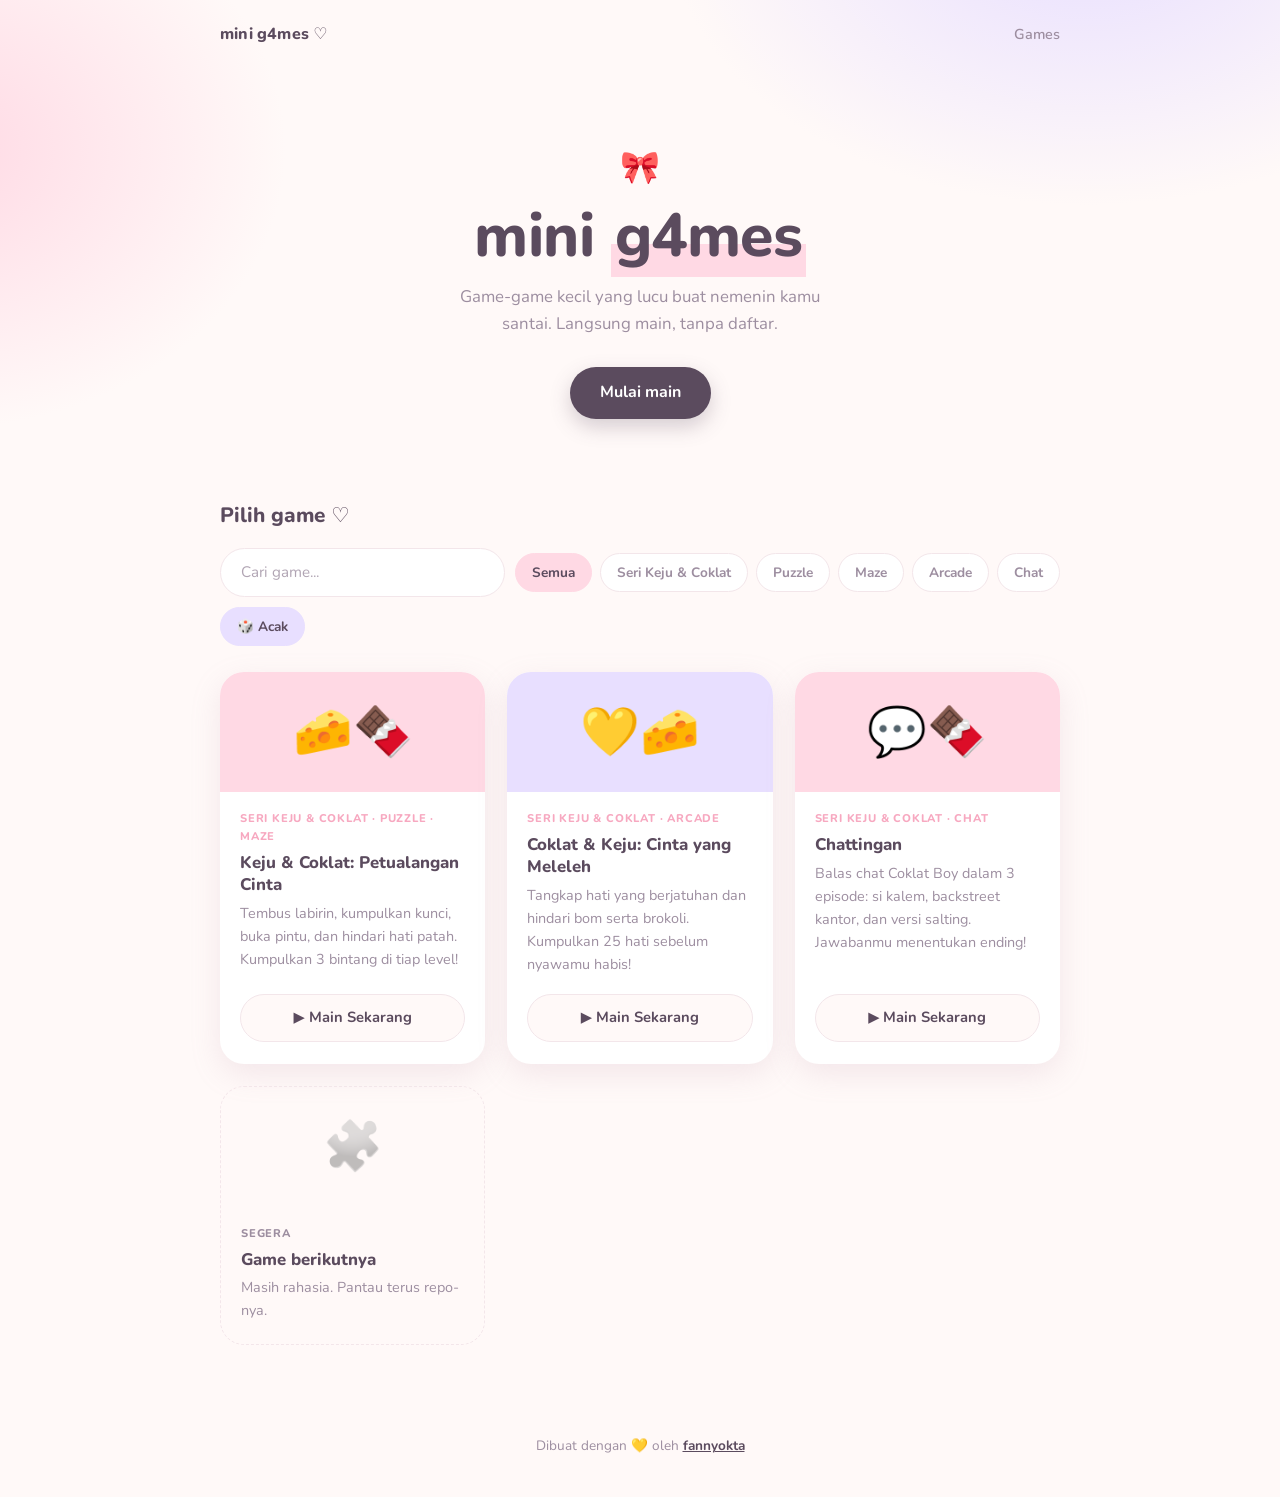
<file: index.html>
<!DOCTYPE html>
<html lang="id">
<head>
<meta charset="UTF-8">
<meta name="viewport" content="width=device-width, initial-scale=1.0">
<title>Mini G4mes</title>
<meta name="description" content="Kumpulan mini games gratis yang bisa langsung dimainkan di browser. Tanpa install, tanpa daftar.">
<meta property="og:title" content="Mini G4mes">
<meta property="og:description" content="Kumpulan mini games gratis, langsung main di browser.">
<meta property="og:type" content="website">
<link rel="icon" href="data:image/svg+xml,<svg xmlns='http://www.w3.org/2000/svg' viewBox='0 0 100 100'><text y='.9em' font-size='90'>🎀</text></svg>">
<link rel="preconnect" href="https://fonts.googleapis.com">
<link rel="preconnect" href="https://fonts.gstatic.com" crossorigin>
<link href="https://fonts.googleapis.com/css2?family=Nunito:wght@400;600;700;800&display=swap" rel="stylesheet">
<link rel="stylesheet" href="assets/css/site.css">
</head>
<body>
  <div class="wrap">
    <nav>
      <a class="logo" href="#">mini g4mes ♡</a>
      <a class="link" href="#games">Games</a>
    </nav>

    <header class="hero">
      <span class="mark" aria-hidden="true">🎀</span>
      <h1>mini <em>g4mes</em></h1>
      <p>Game-game kecil yang lucu buat nemenin kamu santai. Langsung main, tanpa daftar.</p>
      <a class="btn" href="#games">Mulai main</a>
    </header>

    <main id="games" style="padding-bottom: 20px;">
      <h2>Pilih game ♡</h2>
      <div class="tools">
        <input class="search" id="search" type="search" placeholder="Cari game..." aria-label="Cari game">
        <div class="chips" id="chips" role="group" aria-label="Filter kategori"></div>
        <button class="chip dice" id="random" type="button">🎲 Acak</button>
      </div>
      <div class="grid" id="grid"></div>
      <p class="empty" id="empty" hidden>Belum ada game yang cocok 🥲</p>
    </main>

    <footer>
      <p>Dibuat dengan 💛 oleh <a href="https://github.com/fannyokta">fannyokta</a></p>
    </footer>
  </div>

  <script src="assets/js/games.js"></script>
  <script src="assets/js/progress.js"></script>
  <script src="assets/js/site.js"></script>
</body>
</html>
</file>
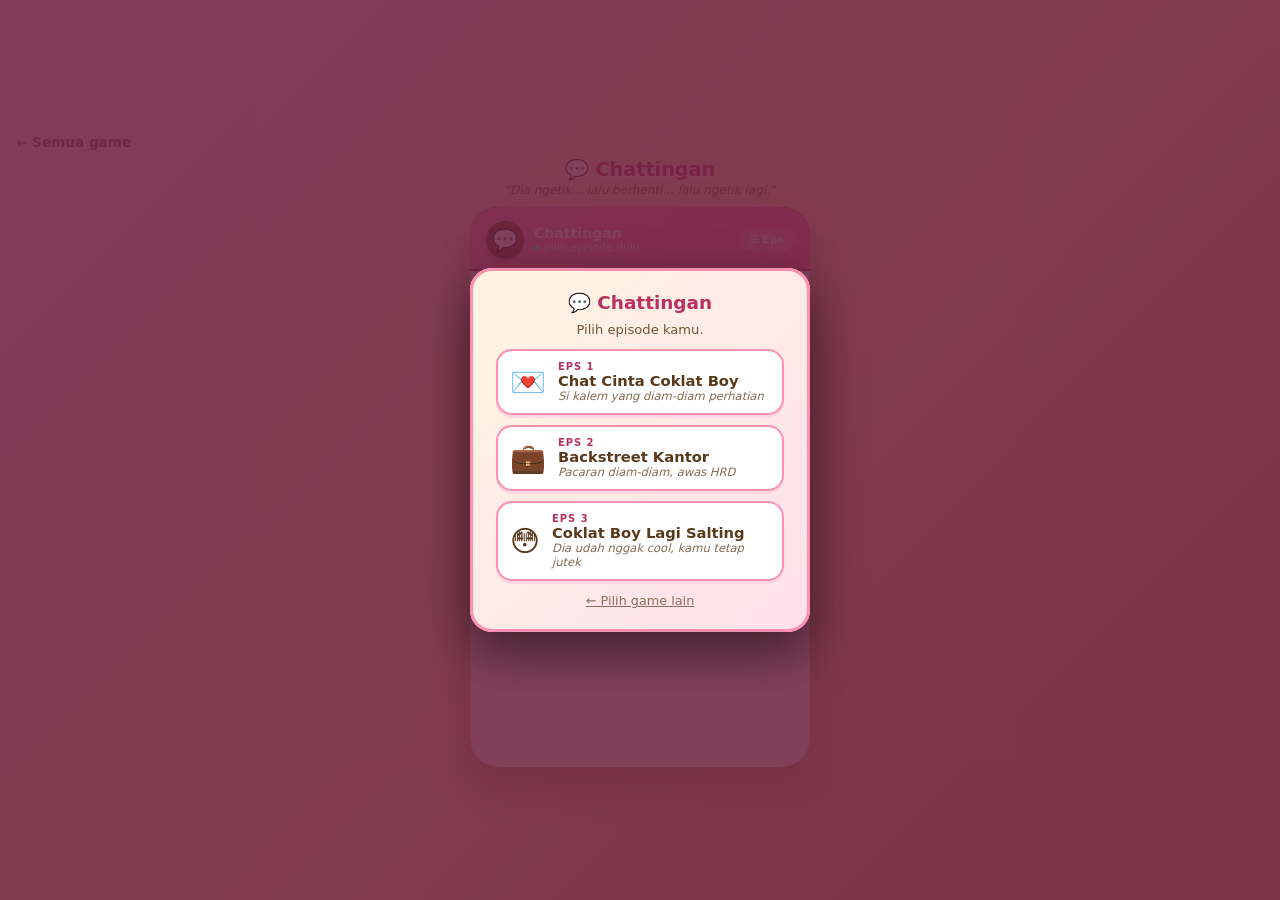
<file: games/chattingan/index.html>
<!DOCTYPE html>
<html lang="id">
<head>
<meta charset="UTF-8">
<meta name="viewport" content="width=device-width, initial-scale=1.0">
<title>Chattingan</title>
<link rel="icon" href="data:image/svg+xml,<svg xmlns='http://www.w3.org/2000/svg' viewBox='0 0 100 100'><text y='.9em' font-size='90'>💬</text></svg>">
<link rel="stylesheet" href="../../assets/css/chat.css">
</head>
<body class="theme-pink">
  <div id="app"></div>

  <script src="../../assets/js/progress.js"></script>
  <script src="../../assets/js/chat-engine.js"></script>
  <script src="eps/ep1-kalem.js"></script>
  <script src="eps/ep2-backstreet.js"></script>
  <script src="eps/ep3-salting.js"></script>
  <script src="game.js"></script>
</body>
</html>
</file>
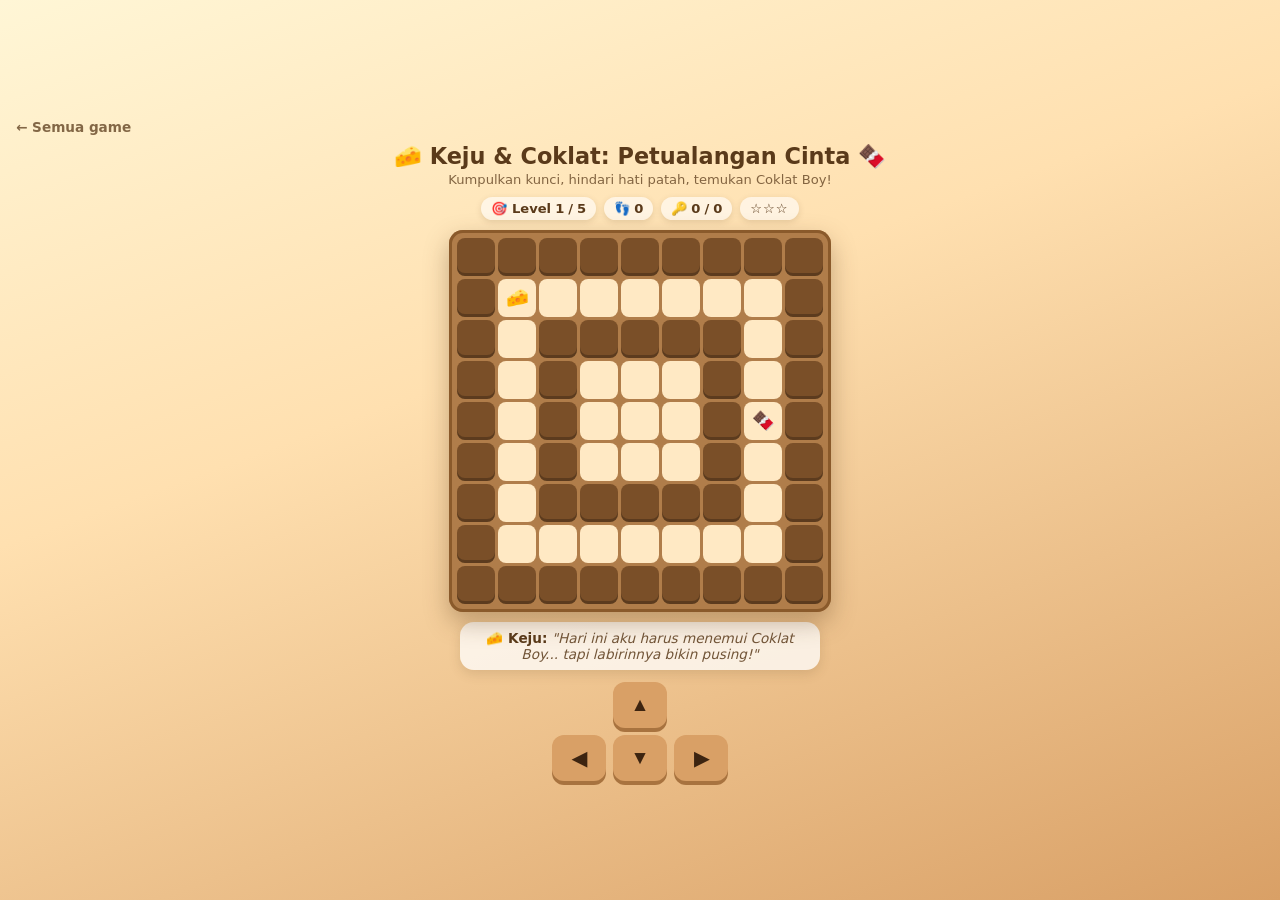
<file: games/choco-cheese/index.html>
<!DOCTYPE html>
<html lang="id">
<head>
<meta charset="UTF-8">
<meta name="viewport" content="width=device-width, initial-scale=1.0">
<title>Keju & Coklat: Petualangan Cinta</title>
<link rel="icon" href="data:image/svg+xml,<svg xmlns='http://www.w3.org/2000/svg' viewBox='0 0 100 100'><text y='.9em' font-size='90'>🧀</text></svg>">
<link rel="stylesheet" href="style.css">
</head>
<body>
  <a class="back" href="../../">← Semua game</a>

  <h1>🧀 Keju & Coklat: Petualangan Cinta 🍫</h1>
  <div class="sub">Kumpulkan kunci, hindari hati patah, temukan Coklat Boy!</div>

  <div class="error-banner" id="errorBanner"></div>

  <div class="hud">
    <div class="pill">🎯 Level <span id="lvlNum">1</span>/<span id="lvlTotal">5</span></div>
    <div class="pill">👣 <span id="steps">0</span></div>
    <div class="pill">🔑 <span id="keys">0</span>/<span id="keysNeed">0</span></div>
    <div class="pill" id="stars">☆☆☆</div>
  </div>

  <div id="boardWrap"><div id="board"></div></div>

  <div class="dialog" id="dialog">...</div>

  <div class="controls">
    <div class="spacer"></div>
    <button data-dir="up" aria-label="Atas">▲</button>
    <div class="spacer"></div>
    <button data-dir="left" aria-label="Kiri">◀</button>
    <button data-dir="down" aria-label="Bawah">▼</button>
    <button data-dir="right" aria-label="Kanan">▶</button>
  </div>

  <div class="overlay" id="overlay">
    <div class="modal" id="modal"></div>
  </div>

  <script src="../../assets/js/progress.js"></script>
  <script src="levels.js"></script>
  <script src="game.js"></script>
</body>
</html>
</file>
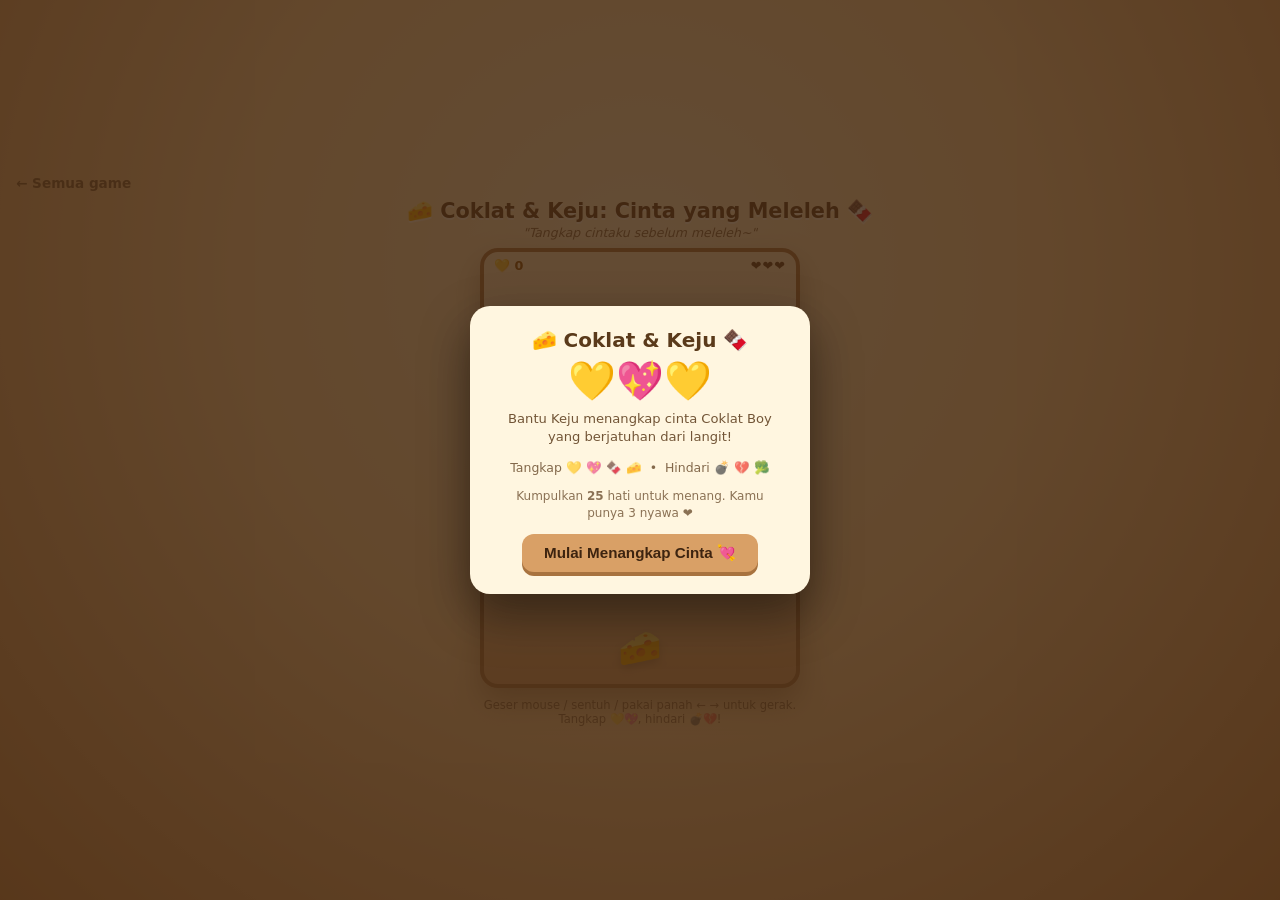
<file: games/melting-love/index.html>
<!DOCTYPE html>
<html lang="id">
<head>
<meta charset="UTF-8">
<meta name="viewport" content="width=device-width, initial-scale=1.0">
<title>Coklat & Keju: Cinta yang Meleleh</title>
<link rel="icon" href="data:image/svg+xml,<svg xmlns='http://www.w3.org/2000/svg' viewBox='0 0 100 100'><text y='.9em' font-size='90'>🍫</text></svg>">
<link rel="stylesheet" href="style.css">
</head>
<body>
  <a class="back" href="../../">← Semua game</a>

  <h1>🧀 Coklat & Keju: Cinta yang Meleleh 🍫</h1>
  <div class="sub">"Tangkap cintaku sebelum meleleh~"</div>

  <div id="gameWrap">
    <div class="gameHud">
      <div class="score">💛 <span id="score">0</span></div>
      <div class="lives" id="lives">❤️❤️❤️</div>
    </div>
    <div id="dialog"></div>
    <div id="player">🧀</div>
  </div>

  <div class="hint">Geser mouse / sentuh / pakai panah ← → untuk gerak. Tangkap 💛💖, hindari 💣💔!</div>

  <div class="overlay" id="overlay">
    <div class="modal" id="modal"></div>
  </div>

  <script src="../../assets/js/progress.js"></script>
  <script src="game.js"></script>
</body>
</html>
</file>
<file: assets/css/site.css>
:root {
  --bg: #fff9f8;
  --card: #ffffff;
  --ink: #5b4b5e;
  --muted: #9d8ea0;
  --pink: #ffd9e4;
  --pink-deep: #f7a8c0;
  --lavender: #e8dfff;
  --mint: #d9f3e8;
  --line: #f3e6ea;
  --shadow: 0 10px 30px rgba(190, 150, 170, .18);
  --radius: 24px;
}
* { box-sizing: border-box; margin: 0; padding: 0; }
html { scroll-behavior: smooth; }
body {
  min-height: 100vh;
  background: var(--bg);
  background-image:
    radial-gradient(600px 400px at 85% -5%, var(--lavender), transparent 70%),
    radial-gradient(500px 400px at -5% 10%, var(--pink), transparent 70%);
  background-repeat: no-repeat;
  font-family: 'Nunito', ui-rounded, 'SF Pro Rounded', system-ui, sans-serif;
  color: var(--ink);
  line-height: 1.6;
  overflow-x: hidden;
}
a { color: inherit; }
:focus-visible { outline: 3px solid var(--pink-deep); outline-offset: 3px; }
.wrap { max-width: 880px; margin: 0 auto; padding: 0 20px; }

/* nav */
nav { display: flex; justify-content: space-between; align-items: center; padding: 22px 0; }
.logo { font-weight: 800; text-decoration: none; letter-spacing: .2px; }
nav a.link { text-decoration: none; font-size: .9rem; color: var(--muted); font-weight: 600; transition: color .2s; }
nav a.link:hover { color: var(--ink); }

/* hero */
.hero { text-align: center; padding: 72px 0 80px; }
.hero .mark { font-size: 2rem; display: inline-block; animation: float 4s ease-in-out infinite; }
h1 { font-size: clamp(2.4rem, 8vw, 3.8rem); font-weight: 800; line-height: 1.1; margin: 10px 0 14px; letter-spacing: -.5px; }
h1 em { font-style: normal; background: linear-gradient(transparent 60%, var(--pink) 60%); padding: 0 4px; }
.hero p { max-width: 400px; margin: 0 auto 30px; color: var(--muted); font-size: 1.05rem; }
.btn {
  display: inline-block; text-decoration: none; font-weight: 700;
  padding: 13px 30px; border-radius: 999px;
  background: var(--ink); color: #fff;
  box-shadow: 0 8px 20px rgba(91, 75, 94, .25);
  transition: transform .2s, box-shadow .2s, background .2s;
}
.btn:hover { transform: translateY(-2px); background: #75607a; box-shadow: 0 12px 24px rgba(91, 75, 94, .28); }

/* games */
h2 { font-size: 1.3rem; font-weight: 800; margin-bottom: 16px; }

.tools { display: flex; flex-wrap: wrap; gap: 10px; align-items: center; margin-bottom: 26px; }
.search {
  flex: 1 1 200px; min-width: 0; padding: 11px 20px;
  border: 1.5px solid var(--line); border-radius: 999px; background: var(--card);
  font: inherit; font-size: .95rem; color: var(--ink);
  transition: border-color .2s, box-shadow .2s;
}
.search::placeholder { color: var(--muted); opacity: .8; }
.search:focus { outline: none; border-color: var(--pink-deep); box-shadow: 0 0 0 4px var(--pink); }
.chips { display: flex; flex-wrap: wrap; gap: 8px; }
.chip {
  cursor: pointer; font: inherit; font-size: .85rem; font-weight: 700; color: var(--muted);
  padding: 8px 16px; border: 1.5px solid var(--line); border-radius: 999px; background: var(--card);
  transition: all .2s;
}
.chip:hover { color: var(--ink); border-color: var(--pink-deep); }
.chip[aria-pressed="true"] { background: var(--pink); border-color: var(--pink); color: var(--ink); }
.dice { background: var(--lavender); border-color: var(--lavender); color: var(--ink); }
.dice:hover { background: #dccfff; border-color: #dccfff; }

.grid { display: grid; grid-template-columns: repeat(auto-fill, minmax(250px, 1fr)); gap: 22px; }
.card {
  --accent: var(--pink);
  background: var(--card); border-radius: var(--radius); overflow: hidden;
  box-shadow: var(--shadow); display: flex; flex-direction: column;
  transition: transform .25s ease, box-shadow .25s ease;
}
.card.playable:hover { transform: translateY(-5px); box-shadow: 0 16px 36px rgba(190, 150, 170, .28); }
.thumb {
  height: 120px; display: flex; align-items: center; justify-content: center;
  font-size: 3rem; background: var(--accent); transition: transform .3s;
}
.card.playable:hover .thumb { transform: scale(1.04); }
.card .body { padding: 18px 20px 22px; display: flex; flex-direction: column; gap: 6px; flex: 1; }
.card h3 { font-size: 1.05rem; font-weight: 800; line-height: 1.3; }
.card p { font-size: .9rem; color: var(--muted); flex: 1; }
.tag { align-self: flex-start; font-size: .7rem; font-weight: 800; letter-spacing: .8px; color: var(--pink-deep); }
.card a.play {
  margin-top: 12px; text-align: center; text-decoration: none; font-weight: 700; font-size: .92rem;
  background: var(--bg); color: var(--ink); padding: 11px; border-radius: 999px;
  border: 1.5px solid var(--line); transition: all .2s;
}
.card a.play:hover { background: var(--ink); color: #fff; border-color: var(--ink); }
.card.soon { background: transparent; box-shadow: none; border: 1.5px dashed var(--line); }
.card.soon .thumb { background: transparent; filter: grayscale(1); opacity: .5; }
.card.soon .tag { color: var(--muted); }

.progress { margin-top: 4px; font-size: .8rem; font-weight: 700; color: var(--muted); }
.progress .bar { height: 8px; border-radius: 999px; background: var(--line); margin-top: 6px; overflow: hidden; }
.progress .bar i { display: block; height: 100%; background: var(--pink-deep); border-radius: 999px; }

.empty { text-align: center; padding: 40px 0; color: var(--muted); }
.card[hidden], .empty[hidden] { display: none; }
.card.pop { animation: pop .6s ease; }

footer { text-align: center; padding: 70px 0 40px; font-size: .85rem; color: var(--muted); }
footer a { font-weight: 700; color: var(--ink); }

@keyframes float { 0%,100% { transform: translateY(0); } 50% { transform: translateY(-6px); } }
@keyframes pop { 0%,100% { transform: scale(1); } 40% { transform: scale(1.04); box-shadow: 0 0 0 6px var(--pink); } }

@media (prefers-reduced-motion: reduce) {
  * { animation: none !important; transition: none !important; }
  html { scroll-behavior: auto; }
}
</file>
<file: assets/css/chat.css>
/* Tampilan bersama untuk game chat. Warna tiap game diatur lewat tema di bawah. */

body.theme-pink {
  --bg: linear-gradient(135deg, #ffe0ec 0%, #ffd6a5 50%, #d9a066 100%);
  --a1: #ff8fb1; --a2: #ff6b9d; --dark: #b83060;
  --soft: #ffd6e3; --pale: #ffe0ec; --lines: rgba(255,143,177,.06);
  --overlay: rgba(107,32,64,.85);
}
body.theme-blue {
  --bg: linear-gradient(135deg, #d4e4f7 0%, #ffe0ec 50%, #d9a066 100%);
  --a1: #6b8ec9; --a2: #4a6fa5; --dark: #3a5a8a;
  --soft: #b8d0e8; --pale: #e8f0fa; --lines: rgba(107,142,201,.05);
  --overlay: rgba(58,90,138,.9);
}
body.theme-purple {
  --bg: linear-gradient(135deg, #e8dfff 0%, #ffe0ec 50%, #ffd6a5 100%);
  --a1: #a78bfa; --a2: #8b5cf6; --dark: #5b3fb8;
  --soft: #d9ccfb; --pale: #f1ebff; --lines: rgba(167,139,250,.07);
  --overlay: rgba(60,40,110,.88);
}

* { box-sizing: border-box; margin: 0; padding: 0; }
body {
  min-height: 100vh;
  display: flex; flex-direction: column;
  align-items: center; justify-content: center;
  background: var(--bg);
  font-family: 'Segoe UI', system-ui, sans-serif;
  color: #5a3a1a;
  padding: 16px;
  overflow-x: hidden;
}
#app { width: 100%; display: flex; flex-direction: column; align-items: center; position: relative; z-index: 2; }

.back {
  align-self: flex-start;
  margin-bottom: 8px;
  font-size: .85rem; font-weight: 600;
  color: inherit; text-decoration: none; opacity: .75;
}
.back:hover { opacity: 1; }

.bgItem {
  position: fixed; pointer-events: none;
  font-size: 1.2rem; opacity: 0;
  animation: bgFloat 5s ease-in-out infinite;
  z-index: 0;
}
@keyframes bgFloat {
  0% { transform: translateY(110vh) rotate(0deg); opacity: 0; }
  10% { opacity: .45; }
  90% { opacity: .45; }
  100% { transform: translateY(-10vh) rotate(360deg); opacity: 0; }
}

h1 {
  font-size: 1.2rem; text-align: center; margin-bottom: 2px;
  color: var(--dark);
  text-shadow: 0 2px 0 rgba(255,255,255,.6);
}
.sub { font-size: .75rem; opacity: .8; margin-bottom: 10px; text-align: center; font-style: italic; }

/* Pil status (risiko / gengsi) */
.riskBar { width: min(340px, 100%); display: flex; gap: 6px; margin-bottom: 6px; }
.riskPill {
  flex: 1;
  border-radius: 12px; padding: 5px 8px;
  font-size: .68rem; font-weight: bold; text-align: center;
  box-shadow: 0 2px 6px rgba(90,58,26,.15);
  transition: background .3s, color .3s;
}
.riskPill.safe   { color: #2e7d32; background: #d4f5d4; }
.riskPill.warn   { color: #a67c00; background: #fff3b0; }
.riskPill.danger { color: #d94f70; background: #ffe0ec; }

#phone {
  width: min(340px, 100%);
  height: min(560px, calc(100vh - 170px));
  min-height: 420px;
  background: #fff5e1;
  border-radius: 28px;
  box-shadow:
    0 16px 40px rgba(90,58,26,.45),
    inset 0 0 0 6px #6b4226,
    inset 0 0 0 9px #a8733f;
  display: flex; flex-direction: column;
  overflow: hidden;
  position: relative;
}

.chatHeader {
  background: linear-gradient(135deg, var(--a1), var(--a2));
  padding: 14px 16px 10px;
  display: flex; align-items: center; gap: 10px;
  color: white;
  border-bottom: 2px solid var(--dark);
}
.avatar {
  width: 38px; height: 38px; background: #6b4226; border-radius: 50%;
  display: flex; align-items: center; justify-content: center;
  font-size: 1.3rem; box-shadow: 0 2px 6px rgba(0,0,0,.25); flex-shrink: 0;
}
.chatHeader .info { flex: 1; }
.chatHeader .name { font-weight: bold; font-size: .88rem; }
.chatHeader .status { font-size: .68rem; opacity: .9; display: flex; align-items: center; gap: 4px; }
.chatHeader .status .dot { width: 6px; height: 6px; border-radius: 50%; background: #6bff9e; animation: pulse 1.5s infinite; }
@keyframes pulse { 0%,100% { opacity: 1; } 50% { opacity: .4; } }

.baperBar {
  padding: 7px 14px; background: var(--pale);
  display: flex; align-items: center; gap: 8px;
  font-size: .68rem; font-weight: bold; color: var(--dark);
  border-bottom: 1px solid var(--soft);
}
.baperBar .label { white-space: nowrap; }
.baperBar .track { flex: 1; height: 9px; background: var(--soft); border-radius: 5px; overflow: hidden; border: 1px solid var(--a1); }
#baperFill {
  height: 100%; width: 0%;
  background: linear-gradient(90deg, var(--a2), var(--soft), var(--a2));
  background-size: 200% 100%;
  animation: shine 1.5s linear infinite;
  transition: width .5s ease, box-shadow .3s;
}
@keyframes shine { 0% { background-position: 0% 50%; } 100% { background-position: 200% 50%; } }
#baperValue { min-width: 36px; text-align: right; }

.chatArea {
  flex: 1; padding: 12px; overflow-y: auto;
  display: flex; flex-direction: column; gap: 8px;
  background: repeating-linear-gradient(0deg, transparent, transparent 20px, var(--lines) 21px), #fff5e1;
}
.chatArea::-webkit-scrollbar { width: 6px; }
.chatArea::-webkit-scrollbar-thumb { background: var(--soft); border-radius: 3px; }

.bubble {
  max-width: 80%; padding: 9px 13px; border-radius: 18px;
  font-size: .82rem; line-height: 1.35; word-wrap: break-word;
  animation: bubbleIn .3s ease-out;
  box-shadow: 0 2px 6px rgba(90,58,26,.1);
}
@keyframes bubbleIn {
  from { opacity: 0; transform: translateY(10px) scale(.9); }
  to { opacity: 1; transform: translateY(0) scale(1); }
}
.bubble.left { align-self: flex-start; background: white; border-bottom-left-radius: 4px; }
.bubble.right {
  align-self: flex-end; color: white; border-bottom-right-radius: 4px;
  background: linear-gradient(135deg, var(--a1), var(--a2));
}
.bubble .sender { font-size: .65rem; opacity: .6; margin-bottom: 2px; font-weight: bold; }
.bubble.right .sender { color: #fff; opacity: .85; }
.bubble.system {
  align-self: center; background: #fff3b0; color: #a67c00;
  font-size: .68rem; font-style: italic; border-radius: 10px;
  padding: 5px 10px; max-width: 90%; text-align: center;
  box-shadow: none; border: 1px dashed #e0c060;
}

.typing {
  display: flex; gap: 3px; align-items: center; padding: 10px 14px;
  background: white; border-radius: 18px; border-bottom-left-radius: 4px;
  align-self: flex-start; width: fit-content; box-shadow: 0 2px 6px rgba(90,58,26,.1);
}
.typing span { width: 6px; height: 6px; background: var(--a1); border-radius: 50%; animation: typingBounce 1.2s infinite; }
.typing span:nth-child(2) { animation-delay: .15s; }
.typing span:nth-child(3) { animation-delay: .3s; }
@keyframes typingBounce {
  0%,60%,100% { transform: translateY(0); opacity: .5; }
  30% { transform: translateY(-5px); opacity: 1; }
}

.choices {
  padding: 10px 12px 14px; background: #fff5e1;
  border-top: 1px solid var(--soft);
  display: flex; flex-direction: column; gap: 7px;
  min-height: 20px;
}
.choiceBtn {
  padding: 10px 12px; border-radius: 14px; border: 2px solid var(--a1);
  background: white; font-size: .8rem; font-family: inherit; color: #5a3a1a;
  cursor: pointer; text-align: left; line-height: 1.35;
  transition: transform .1s, background .15s, box-shadow .15s;
  box-shadow: 0 3px 0 var(--soft);
}
.choiceBtn:hover { background: var(--pale); transform: translateY(-1px); box-shadow: 0 4px 0 var(--soft); }
.choiceBtn:active { transform: translateY(2px); box-shadow: 0 1px 0 var(--soft); }
.choiceBtn .num {
  display: inline-block; font-size: .65rem; width: 16px; height: 16px; line-height: 16px;
  text-align: center; background: var(--soft); color: var(--dark);
  border-radius: 50%; margin-right: 6px; font-weight: bold; vertical-align: middle;
}

.overlay {
  position: fixed; inset: 0; background: var(--overlay);
  display: flex; align-items: center; justify-content: center;
  z-index: 100; padding: 20px;
  opacity: 0; pointer-events: none; transition: opacity .35s;
}
.overlay.show { opacity: 1; pointer-events: auto; }
.modal {
  background: linear-gradient(135deg, #fff5e1, var(--pale));
  border-radius: 22px; padding: 24px 26px; text-align: center; max-width: 340px;
  box-shadow: 0 20px 50px rgba(0,0,0,.5), inset 0 0 0 3px var(--a1);
  transform: scale(.85); transition: transform .35s;
}
.overlay.show .modal { transform: scale(1); }
.modal h2 { font-size: 1.15rem; margin-bottom: 6px; color: var(--dark); }
.modal .big-emoji { font-size: 2.2rem; margin: 6px 0; animation: bop 1s infinite; }
@keyframes bop { 0%,100% { transform: translateY(0) rotate(-3deg); } 50% { transform: translateY(-6px) rotate(3deg); } }
.modal p { font-size: .82rem; opacity: .85; margin-bottom: 10px; line-height: 1.45; }
.modal .quote { font-style: italic; font-size: .78rem; }
.modal .scoreBig { font-size: 1.3rem; font-weight: bold; color: var(--dark); margin: 8px 0; }
.modal .gelar { font-weight: bold; color: var(--dark); font-size: .85rem; opacity: 1; }
.modal button {
  border: none; border-radius: 14px; padding: 10px 24px; font-size: .95rem; font-weight: bold;
  background: linear-gradient(135deg, var(--a1), var(--a2)); color: white; cursor: pointer;
  box-shadow: 0 4px 0 var(--dark); transition: transform .08s, box-shadow .08s; font-family: inherit;
}
.modal button:active { transform: translateY(3px); box-shadow: 0 1px 0 var(--dark); }
.modal .home-link { display: block; margin-top: 12px; font-size: .8rem; color: inherit; opacity: .7; }

.floatEmoji {
  position: fixed; pointer-events: none; font-size: 1.3rem;
  animation: floatUp 1.5s ease-out forwards; z-index: 50;
}
@keyframes floatUp {
  0% { opacity: 1; transform: translateY(0) scale(.8); }
  100% { opacity: 0; transform: translateY(-80px) scale(1.4); }
}

.dangerFlash {
  position: fixed; inset: 0; background: rgba(255,0,0,.3);
  pointer-events: none; opacity: 0; z-index: 80; transition: opacity .15s;
}
.dangerFlash.show { opacity: 1; }

@media (prefers-reduced-motion: reduce) {
  .bgItem { display: none; }
}

/* Tombol menu episode di header chat */
.epMenu {
  border: none; cursor: pointer; font: inherit; font-size: .68rem; font-weight: bold;
  color: #fff; background: rgba(255,255,255,.22);
  padding: 5px 10px; border-radius: 999px; transition: background .15s;
}
.epMenu:hover { background: rgba(255,255,255,.4); }

/* Tombol bertumpuk di kartu overlay */
.modal { max-height: calc(100vh - 40px); overflow-y: auto; width: min(340px, 100%); }
.modal button { display: block; width: 100%; margin: 8px auto 0; }
.modal button.ghost {
  background: transparent; color: var(--dark); box-shadow: none;
  border: 2px solid var(--soft); font-size: .85rem; padding: 8px 18px;
}
.modal button.ghost:hover { background: var(--pale); }
.modal button.ghost:active { transform: none; }

/* Menu pilih episode */
.epList { display: flex; flex-direction: column; gap: 10px; margin-top: 6px; text-align: left; }
.modal button.epBtn {
  display: flex; align-items: center; gap: 12px; margin: 0;
  background: #fff; color: #5a3a1a; text-align: left; font-weight: normal;
  border: 2px solid var(--a1); border-radius: 16px; padding: 10px 12px;
  box-shadow: 0 3px 0 var(--soft);
}
.modal button.epBtn:hover { background: var(--pale); }
.epEmoji { font-size: 1.8rem; flex-shrink: 0; }
.epText { display: flex; flex-direction: column; min-width: 0; }
.epText small { font-size: .62rem; font-weight: bold; color: var(--dark); letter-spacing: 1px; }
.epText b { font-size: .92rem; }
.epText em { font-size: .72rem; opacity: .75; }
.epStat { font-size: .7rem; font-weight: bold; color: var(--dark); margin-top: 2px; }
.epStat:empty { display: none; }
</file>
<file: games/choco-cheese/style.css>
* { box-sizing: border-box; margin: 0; padding: 0; }
:root {
  --cheese: #ffe066;
  --choco: #6b4226;
  --wall: #7a4f28;
  --floor: #ffe9c4;
}
body {
  min-height: 100vh;
  display: flex; flex-direction: column;
  align-items: center; justify-content: center;
  background: linear-gradient(160deg, #fff6d6 0%, #ffe0b0 40%, #d9a066 100%);
  font-family: 'Segoe UI', system-ui, sans-serif;
  color: #5a3a1a;
  padding: 16px;
  overflow-x: hidden;
}
h1 { font-size: 1.4rem; margin-bottom: 2px; text-align:center; }
.sub { font-size: .82rem; opacity: .75; margin-bottom: 10px; text-align:center; }

.hud {
  display: flex; gap: 8px; flex-wrap: wrap; justify-content: center;
  margin-bottom: 10px; font-size: .82rem; font-weight: 600;
}
.hud .pill {
  background: rgba(255,255,255,.6);
  padding: 4px 10px; border-radius: 20px;
  display: flex; align-items: center; gap: 4px;
  box-shadow: 0 2px 6px rgba(90,58,26,.15);
}
#stars { letter-spacing: 1px; }

#boardWrap { position: relative; }
#board {
  display: grid;
  gap: 3px;
  background: #b07d4a;
  padding: 8px;
  border-radius: 14px;
  box-shadow: 0 10px 25px rgba(90,58,26,.35), inset 0 0 0 3px #8a5a2b;
  touch-action: none;
}
.cell {
  width: 38px; height: 38px;
  border-radius: 8px;
  display: flex; align-items: center; justify-content: center;
  font-size: 1.15rem;
  user-select: none;
  position: relative;
}
.wall { background: var(--wall); box-shadow: inset 0 -3px 0 rgba(0,0,0,.25); }
.floor { background: var(--floor); }
.player { background: var(--floor); animation: bob .8s ease-in-out infinite; z-index: 2; }
.goal { background: var(--floor); animation: pulse 1.4s ease-in-out infinite; }
.goal.locked { opacity: .55; filter: grayscale(.4); animation: none; }
.key-item { background: var(--floor); animation: spin 2s linear infinite; }
.heartbreak { background: #ffd6d6; animation: shake .5s ease-in-out infinite; }
.door { background: #a67c52; box-shadow: inset 0 0 0 2px #6b4226; }
.door.open { background: var(--floor); box-shadow: none; }

.dialog {
  margin-top: 10px; max-width: 360px; min-height: 44px;
  background: rgba(255,255,255,.75);
  border-radius: 14px; padding: 8px 14px;
  font-size: .85rem; text-align: center;
  box-shadow: 0 4px 12px rgba(90,58,26,.15);
  transition: opacity .3s;
  font-style: italic;
}
.dialog b { font-style: normal; }

.overlay {
  position: fixed; inset: 0;
  background: rgba(60,35,15,.75);
  display: flex; align-items: center; justify-content: center;
  z-index: 100; padding: 20px;
  opacity: 0; pointer-events: none; transition: opacity .35s;
}
.overlay.show { opacity: 1; pointer-events: auto; }
.modal {
  background: #fff6e0;
  border-radius: 20px; padding: 24px 28px;
  text-align: center; max-width: 340px;
  box-shadow: 0 20px 50px rgba(0,0,0,.4);
  transform: scale(.85); transition: transform .35s;
}
.overlay.show .modal { transform: scale(1); }
.modal h2 { font-size: 1.3rem; margin-bottom: 8px; }
.modal .big-stars { font-size: 2rem; margin: 8px 0; letter-spacing: 4px; }
.modal p { font-size: .85rem; opacity: .8; margin-bottom: 14px; }
.modal button {
  border: none; border-radius: 12px;
  padding: 10px 22px; font-size: .95rem; font-weight: bold;
  background: #d9a066; color: #3d2410; cursor: pointer;
  box-shadow: 0 4px 0 #a8733f; transition: transform .08s, box-shadow .08s;
}
.modal button:active { transform: translateY(3px); box-shadow: 0 1px 0 #a8733f; }

.controls {
  margin-top: 12px;
  display: grid;
  grid-template-columns: repeat(3, 54px);
  gap: 7px; justify-content: center;
}
.controls button {
  height: 46px;
  border: none; border-radius: 12px;
  background: #d9a066; color: #3d2410;
  font-size: 1.2rem; font-weight: bold;
  cursor: pointer;
  box-shadow: 0 4px 0 #a8733f;
  transition: transform .08s, box-shadow .08s;
  touch-action: manipulation;
}
.controls button:active { transform: translateY(3px); box-shadow: 0 1px 0 #a8733f; }
.spacer { visibility: hidden; }

.float-emoji { position: fixed; pointer-events: none; font-size: 1.4rem; animation: floatUp 2s ease-out forwards; z-index: 50; }

/* Banner error level */
.error-banner {
  background: #ff4d4d; color: white;
  padding: 8px 16px; border-radius: 10px;
  margin-bottom: 10px; font-size: .82rem;
  font-weight: 600; text-align: center;
  max-width: 400px;
  display: none;
}
.error-banner.show { display: block; }

@keyframes bob { 0%,100%{transform:translateY(0)} 50%{transform:translateY(-3px)} }
@keyframes pulse { 0%,100%{transform:scale(1)} 50%{transform:scale(1.15)} }
@keyframes spin { 0%{transform:rotate(-8deg)} 50%{transform:rotate(8deg)} 100%{transform:rotate(-8deg)} }
@keyframes shake { 0%,100%{transform:translateX(0)} 25%{transform:translateX(-2px)} 75%{transform:translateX(2px)} }
@keyframes floatUp {
  0% { opacity: 1; transform: translateY(0) scale(.8); }
  100% { opacity: 0; transform: translateY(-110px) scale(1.4); }
}

@media (max-width: 480px) {
  .cell { width: 32px; height: 32px; font-size: 1rem; }
  h1 { font-size: 1.15rem; }
}

.back {
  align-self: flex-start;
  margin-bottom: 8px;
  font-size: .85rem; font-weight: 600;
  color: inherit; text-decoration: none; opacity: .75;
}
.back:hover { opacity: 1; }

.modal .home-link {
  display: block; margin-top: 12px;
  font-size: .8rem; color: inherit; opacity: .7;
}
</file>
<file: games/melting-love/style.css>
* { box-sizing: border-box; margin: 0; padding: 0; }
body {
  min-height: 100vh;
  display: flex; flex-direction: column;
  align-items: center; justify-content: center;
  background: radial-gradient(circle at 50% 30%, #fff2d0 0%, #ffd9a0 45%, #c98a4b 100%);
  font-family: 'Segoe UI', system-ui, sans-serif;
  color: #5a3a1a;
  padding: 16px;
  overflow-x: hidden;
}
h1 {
  font-size: 1.3rem; text-align: center; margin-bottom: 2px;
  text-shadow: 0 2px 0 rgba(255,255,255,.6);
}
.sub { font-size: .78rem; opacity: .75; margin-bottom: 8px; text-align: center; font-style: italic; }

.back {
  align-self: flex-start;
  margin-bottom: 8px;
  font-size: .85rem; font-weight: 600;
  color: inherit; text-decoration: none; opacity: .75;
}
.back:hover { opacity: 1; }

#gameWrap {
  position: relative;
  width: 320px; height: 440px;
  background: linear-gradient(180deg, #ffe9c4 0%, #ffdca8 60%, #d9a066 100%);
  border-radius: 18px;
  overflow: hidden;
  box-shadow: 0 14px 30px rgba(90,58,26,.4), inset 0 0 0 4px #a8733f;
  touch-action: none;
}

/* HUD di dalam game */
.gameHud {
  position: absolute; top: 0; left: 0; right: 0;
  display: flex; justify-content: space-between;
  padding: 10px 14px; font-size: .8rem; font-weight: 700;
  z-index: 5; pointer-events: none;
}
.gameHud .score { color: #8a4b00; }
.gameHud .lives { letter-spacing: 1px; }

/* Player */
#player {
  position: absolute;
  bottom: 14px;
  width: 52px; height: 52px;
  font-size: 2.2rem;
  display: flex; align-items: center; justify-content: center;
  transform: translateX(-50%);
  transition: left .08s linear;
  z-index: 4;
  filter: drop-shadow(0 4px 4px rgba(0,0,0,.2));
}
#player.hit { animation: hitFlash .4s; }

/* Item jatuh */
.item {
  position: absolute;
  font-size: 1.8rem;
  pointer-events: none;
  will-change: transform;
  z-index: 3;
  filter: drop-shadow(0 2px 2px rgba(0,0,0,.15));
}
.item.heart { animation: wobble 1s ease-in-out infinite; }
.item.bomb { animation: shakeBomb .4s ease-in-out infinite; }

/* Teks melayang */
.floatText {
  position: absolute;
  font-size: .85rem; font-weight: 700;
  color: #d94f70;
  pointer-events: none;
  animation: floatUp 1s ease-out forwards;
  z-index: 6;
  white-space: nowrap;
}
.floatText.negative { color: #7a4f28; }

/* Dialog lebay */
#dialog {
  position: absolute;
  bottom: 70px; left: 10px; right: 10px;
  background: rgba(255,255,255,.85);
  border-radius: 12px;
  padding: 7px 12px;
  font-size: .75rem;
  text-align: center;
  font-style: italic;
  opacity: 0;
  transition: opacity .3s;
  z-index: 6;
  box-shadow: 0 3px 10px rgba(90,58,26,.2);
}
#dialog.show { opacity: 1; }

/* Overlay */
.overlay {
  position: fixed; inset: 0;
  background: rgba(60,35,15,.8);
  display: flex; align-items: center; justify-content: center;
  z-index: 100; padding: 20px;
  opacity: 0; pointer-events: none; transition: opacity .35s;
}
.overlay.show { opacity: 1; pointer-events: auto; }
.modal {
  background: #fff6e0;
  border-radius: 20px; padding: 22px 26px;
  text-align: center; max-width: 340px;
  box-shadow: 0 20px 50px rgba(0,0,0,.45);
  transform: scale(.85); transition: transform .35s;
}
.overlay.show .modal { transform: scale(1); }
.modal h2 { font-size: 1.25rem; margin-bottom: 6px; }
.modal .big-emoji { font-size: 2.4rem; margin: 6px 0; }
.modal p { font-size: .82rem; opacity: .85; margin-bottom: 12px; line-height: 1.4; }
.modal button {
  border: none; border-radius: 12px;
  padding: 10px 22px; font-size: .95rem; font-weight: bold;
  background: #d9a066; color: #3d2410; cursor: pointer;
  box-shadow: 0 4px 0 #a8733f; transition: transform .08s, box-shadow .08s;
}
.modal button:active { transform: translateY(3px); box-shadow: 0 1px 0 #a8733f; }
.modal .home-link {
  display: block; margin-top: 12px;
  font-size: .8rem; color: inherit; opacity: .7;
}

.hint {
  margin-top: 10px; font-size: .72rem; opacity: .65;
  text-align: center; max-width: 320px;
}

/* Hati di background */
.bgHeart {
  position: fixed;
  font-size: 1rem;
  opacity: 0;
  pointer-events: none;
  animation: bgFloat 4s ease-in-out forwards;
  z-index: 1;
}

@keyframes wobble { 0%,100%{transform:rotate(-10deg)} 50%{transform:rotate(10deg)} }
@keyframes shakeBomb { 0%,100%{transform:translateX(0)} 25%{transform:translateX(-2px)} 75%{transform:translateX(2px)} }
@keyframes floatUp {
  0% { opacity: 1; transform: translateY(0) scale(.9); }
  100% { opacity: 0; transform: translateY(-70px) scale(1.3); }
}
@keyframes hitFlash {
  0%,100% { filter: drop-shadow(0 4px 4px rgba(0,0,0,.2)); }
  50% { filter: drop-shadow(0 0 12px #ff4d4d) brightness(1.5); }
}
@keyframes bgFloat {
  0% { opacity: 0; transform: translateY(20px) scale(.7); }
  30% { opacity: .6; }
  100% { opacity: 0; transform: translateY(-60px) scale(1.2); }
}
</file>
